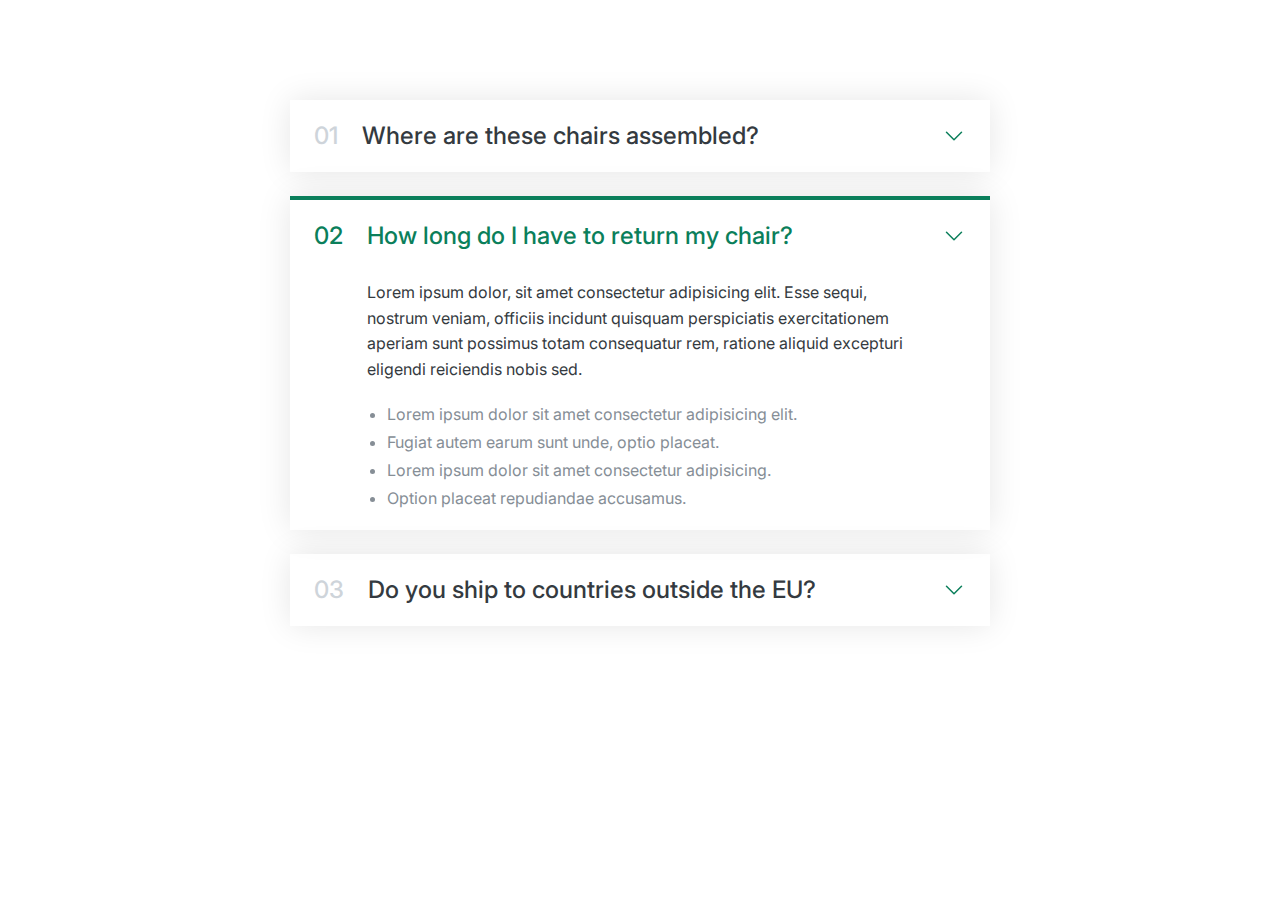
<file: 01-accordion.html>
<!DOCTYPE html>
<html lang="en">
  <head>
    <meta charset="UTF-8" />
    <meta name="viewport" content="width=device-width, initial-scale=1.0" />
    <title>Accordion Component</title>

    <link
      href="https://fonts.googleapis.com/css2?family=Inter:wght@400;500;700&display=swap"
      rel="stylesheet"
    />

    <style>
      /*
SPACING SYSTEM (px)
2 / 4 / 8 / 12 / 16 / 24 / 32 / 48 / 64 / 80 / 96 / 128

FONT SIZE SYSTEM (px)
10 / 12 / 14 / 16 / 18 / 20 / 24 / 30 / 36 / 44 / 52 / 62 / 74 / 86 / 98
*/

      * {
        margin: 0;
        padding: 0;
        box-sizing: border-box;
      }

      body {
        font-family: "Inter", sans-serif;
        color: #343a40;
        line-height: 1;
      }

      .accordion {
        width: 700px;
        margin: 100px auto;

        display: flex;
        flex-direction: column;
        gap: 24px;
      }

      .item {
        box-shadow: 0 0 32px rgba(0, 0, 0, 0.1);
        padding: 24px;

        display: grid;
        grid-template-columns: auto 1fr auto;
        column-gap: 24px;
        row-gap: 32px;
        align-items: center;
      }

      .number,
      .text {
        font-size: 24px;
        font-weight: 500;
        /* color: #0b7f5b; */
      }

      .number {
        color: #ced4da;
      }

      .icon {
        width: 24px;
        height: 24px;
        stroke: #0b7f5b;
      }

      .hidden-box {
        grid-column: 2;

        display: none;
      }

      .hidden-box p {
        line-height: 1.6;
        margin-bottom: 24px;
      }

      .hidden-box ul {
        color: #868e96;
        margin-left: 20px;

        display: flex;
        flex-direction: column;
        gap: 12px;
      }

      .open {
        border-top: 4px solid #0b7f5b;
      }

      .open .hidden-box {
        display: block;
      }

      .open .number,
      .open .text {
        color: #0b7f5b;
      }
    </style>
  </head>
  <body>
    <div class="accordion">
      <div class="item">
        <p class="number">01</p>
        <p class="text">Where are these chairs assembled?</p>
        <svg
          xmlns="http://www.w3.org/2000/svg"
          fill="none"
          viewBox="0 0 24 24"
          stroke-width="1.5"
          stroke="currentColor"
          class="icon"
        >
          <path
            stroke-linecap="round"
            stroke-linejoin="round"
            d="M19.5 8.25l-7.5 7.5-7.5-7.5"
          />
        </svg>

        <div class="hidden-box">
          <p>
            Lorem ipsum dolor, sit amet consectetur adipisicing elit. Esse
            sequi, nostrum veniam, officiis incidunt quisquam perspiciatis
            exercitationem aperiam sunt possimus totam consequatur rem, ratione
            aliquid excepturi eligendi reiciendis nobis sed.
          </p>
          <ul>
            <li>Lorem ipsum dolor sit amet consectetur adipisicing elit.</li>
            <li>Fugiat autem earum sunt unde, optio placeat.</li>
            <li>Lorem ipsum dolor sit amet consectetur adipisicing.</li>
            <li>Option placeat repudiandae accusamus.</li>
          </ul>
        </div>
      </div>

      <!-- second container -->

      <div class="item open">
        <p class="number">02</p>
        <p class="text">How long do I have to return my chair?</p>
        <svg
          xmlns="http://www.w3.org/2000/svg"
          fill="none"
          viewBox="0 0 24 24"
          stroke-width="1.5"
          stroke="currentColor"
          class="icon"
        >
          <path
            stroke-linecap="round"
            stroke-linejoin="round"
            d="M19.5 8.25l-7.5 7.5-7.5-7.5"
          />
        </svg>

        <div class="hidden-box">
          <p>
            Lorem ipsum dolor, sit amet consectetur adipisicing elit. Esse
            sequi, nostrum veniam, officiis incidunt quisquam perspiciatis
            exercitationem aperiam sunt possimus totam consequatur rem, ratione
            aliquid excepturi eligendi reiciendis nobis sed.
          </p>
          <ul>
            <li>Lorem ipsum dolor sit amet consectetur adipisicing elit.</li>
            <li>Fugiat autem earum sunt unde, optio placeat.</li>
            <li>Lorem ipsum dolor sit amet consectetur adipisicing.</li>
            <li>Option placeat repudiandae accusamus.</li>
          </ul>
        </div>
      </div>

      <!-- thrird container -->

      <div class="item">
        <p class="number">03</p>
        <p class="text">Do you ship to countries outside the EU?</p>
        <svg
          xmlns="http://www.w3.org/2000/svg"
          fill="none"
          viewBox="0 0 24 24"
          stroke-width="1.5"
          stroke="currentColor"
          class="icon"
        >
          <path
            stroke-linecap="round"
            stroke-linejoin="round"
            d="M19.5 8.25l-7.5 7.5-7.5-7.5"
          />
        </svg>

        <div class="hidden-box">
          <p>
            Lorem ipsum dolor, sit amet consectetur adipisicing elit. Esse
            sequi, nostrum veniam, officiis incidunt quisquam perspiciatis
            exercitationem aperiam sunt possimus totam consequatur rem, ratione
            aliquid excepturi eligendi reiciendis nobis sed.
          </p>
          <ul>
            <li>Lorem ipsum dolor sit amet consectetur adipisicing elit.</li>
            <li>Fugiat autem earum sunt unde, optio placeat.</li>
            <li>Lorem ipsum dolor sit amet consectetur adipisicing.</li>
            <li>Option placeat repudiandae accusamus.</li>
          </ul>
        </div>
      </div>
    </div>
  </body>
</html>
</file>
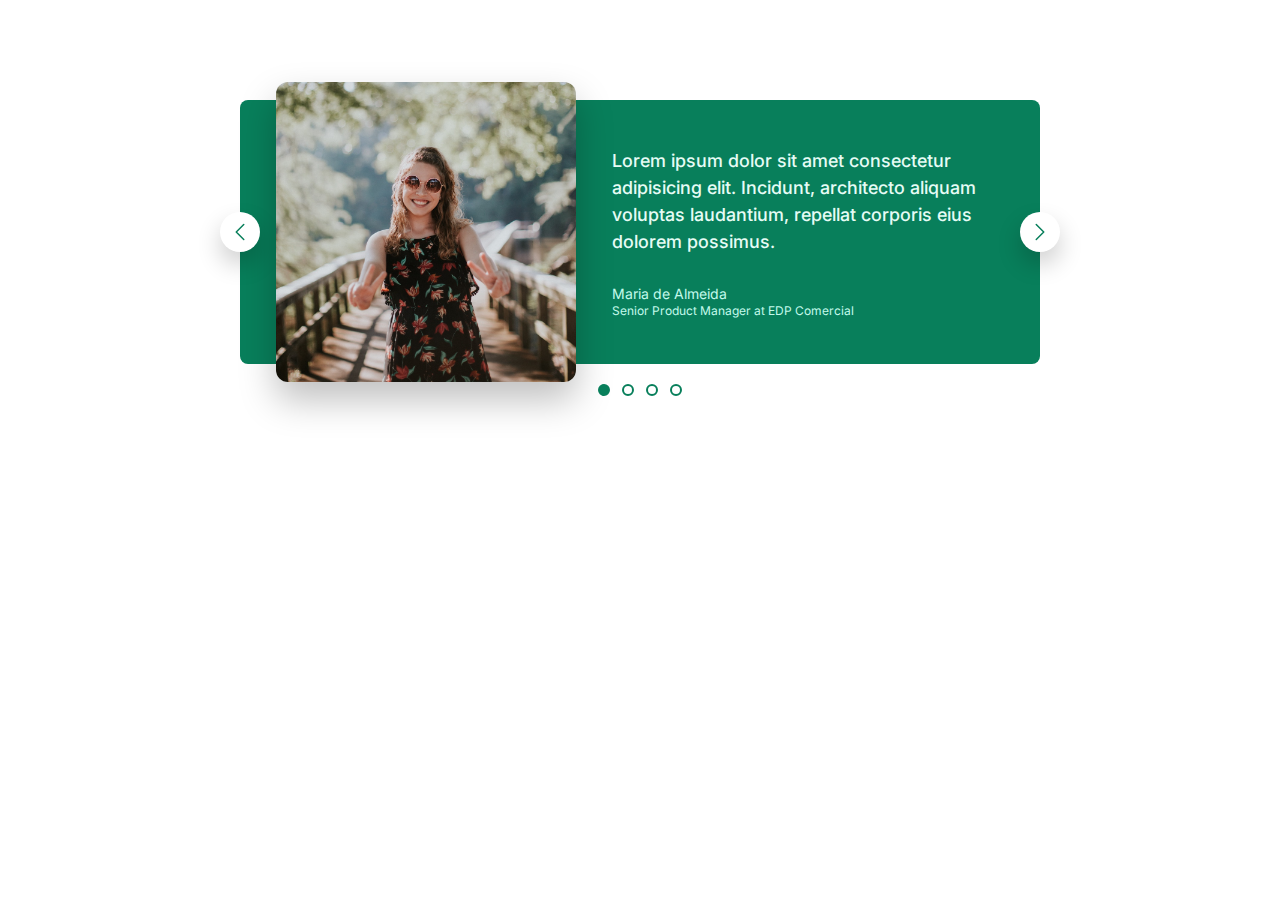
<file: 02-carousel.html>
<!DOCTYPE html>
<html lang="en">
  <head>
    <meta charset="UTF-8" />
    <meta name="viewport" content="width=device-width, initial-scale=1.0" />
    <title>Accordion Component</title>

    <link
      href="https://fonts.googleapis.com/css2?family=Inter:wght@400;500;700&display=swap"
      rel="stylesheet"
    />

    <style>
      /*
      SPACING SYSTEM (px)
      2 / 4 / 8 / 12 / 16 / 24 / 32 / 48 / 64 / 80 / 96 / 128

      FONT SIZE SYSTEM (px)
      10 / 12 / 14 / 16 / 18 / 20 / 24 / 30 / 36 / 44 / 52 / 62 / 74 / 86 / 98
      */

      * {
        margin: 0;
        padding: 0;
        box-sizing: border-box;
      }

      body {
        font-family: "Inter", sans-serif;
        color: #343a40;
        line-height: 1;
      }

      .carousel {
        width: 800px;
        margin: 100px auto;
        background-color: #087f5b;
        /* padding: 32px;
        padding-left: 86px;
        padding-right: 48px; */
        padding: 32px 48px 32px 86px;
        border-radius: 8px;
        position: relative;

        display: flex;
        align-items: center;
        gap: 86px;
      }

      img {
        height: 200px;
        border-radius: 8px;
        transform: scale(1.5);
        box-shadow: 0 12px 24px rgba(0, 0, 0, 0.25);
      }

      .testimonial-text {
        font-size: 18px;
        font-weight: 500;
        line-height: 1.5;
        margin-bottom: 32px;
        color: #e6fcf5;
      }

      .testimonial-author {
        font-size: 14px;
        margin-bottom: 4px;
        color: #c3faeb;
      }

      .testimonial-job {
        font-size: 12px;
        color: #c3faeb;
      }

      /* CONTROLS */

      .btn {
        background-color: #fff;
        border: none;
        height: 40px;
        width: 40px;
        border-radius: 50%;
        position: absolute;
        box-shadow: 0 12px 24px rgba(0, 0, 0, 0.2);
        cursor: pointer;

        display: flex;
        align-items: center;
        justify-content: center;
      }

      .btn-icon {
        height: 24px;
        width: 24px;
        stroke: #087f5b;
      }

      .btn--left {
        left: 0;
        top: 50%;
        transform: translate(-50%, -50%);
      }

      .btn--right {
        right: 0;
        top: 50%;
        transform: translate(50%, -50%);
      }

      .dots {
        position: absolute;
        left: 50%;
        bottom: 0;
        transform: translate(-50%, 32px);

        display: flex;
        gap: 12px;
      }

      .dot {
        height: 12px;
        width: 12px;
        background-color: #fff;
        border: 2px solid #087f5b;
        border-radius: 50px;
        cursor: pointer;
      }

      .dot--fill {
        background-color: #087f5b;
      }
    </style>
  </head>
  <body>
    <div class="carousel">
      <img src="maria.jpg" alt="Maria de Almeida" />
      <blockquote class="testimonial">
        <p class="testimonial-text">
          Lorem ipsum dolor sit amet consectetur adipisicing elit. Incidunt,
          architecto aliquam voluptas laudantium, repellat corporis eius dolorem
          possimus.
        </p>
        <p class="testimonial-author">Maria de Almeida</p>
        <p class="testimonial-job">Senior Product Manager at EDP Comercial</p>
      </blockquote>

      <button class="btn btn--left">
        <svg
          xmlns="http://www.w3.org/2000/svg"
          fill="none"
          viewBox="0 0 24 24"
          stroke-width="1.5"
          stroke="currentColor"
          class="btn-icon"
        >
          <path
            stroke-linecap="round"
            stroke-linejoin="round"
            d="M15.75 19.5L8.25 12l7.5-7.5"
          />
        </svg>
      </button>
      <button class="btn btn--right">
        <svg
          xmlns="http://www.w3.org/2000/svg"
          fill="none"
          viewBox="0 0 24 24"
          stroke-width="1.5"
          stroke="currentColor"
          class="btn-icon"
        >
          <path
            stroke-linecap="round"
            stroke-linejoin="round"
            d="M8.25 4.5l7.5 7.5-7.5 7.5"
          />
        </svg>
      </button>
      <div class="dots">
        <button class="dot dot--fill">&nbsp;</button>
        <button class="dot">&nbsp;</button>
        <button class="dot">&nbsp;</button>
        <button class="dot">&nbsp;</button>
      </div>
    </div>
  </body>
</html>
</file>
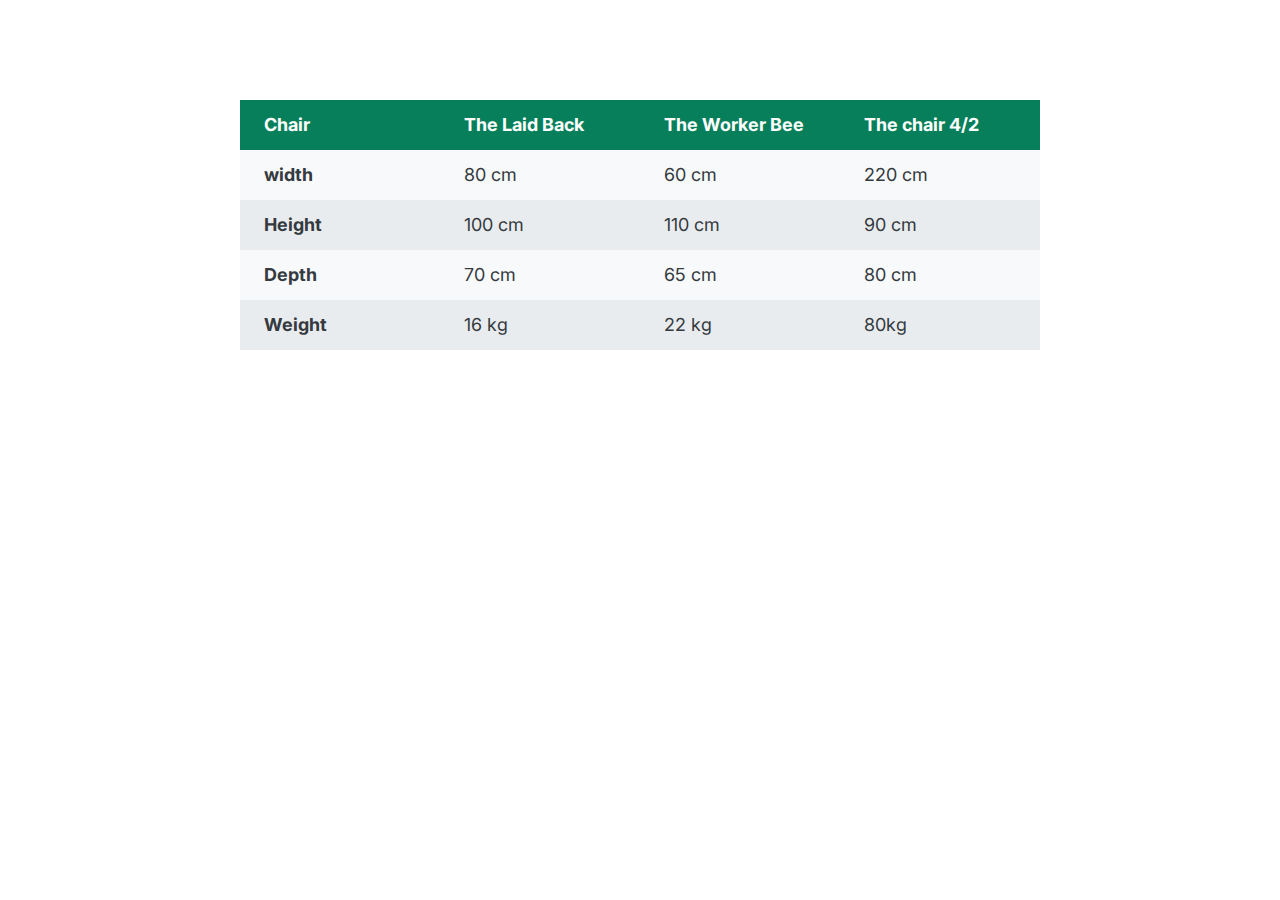
<file: 03-table.html>
<!DOCTYPE html>
<html lang="en">
  <head>
    <meta charset="UTF-8" />
    <meta name="viewport" content="width=device-width, initial-scale=1.0" />
    <title>Accordion Component</title>

    <link
      href="https://fonts.googleapis.com/css2?family=Inter:wght@400;500;700&display=swap"
      rel="stylesheet"
    />

    <style>
      /*
SPACING SYSTEM (px)
2 / 4 / 8 / 12 / 16 / 24 / 32 / 48 / 64 / 80 / 96 / 128

FONT SIZE SYSTEM (px)
10 / 12 / 14 / 16 / 18 / 20 / 24 / 30 / 36 / 44 / 52 / 62 / 74 / 86 / 98
*/

      * {
        margin: 0;
        padding: 0;
        box-sizing: border-box;
      }

      body {
        font-family: "Inter", sans-serif;
        color: #343a40;
        line-height: 1;

        display: flex;
        justify-content: center;
      }

      table {
        width: 800px;
        margin-top: 100px;
        font-size: 18px;
        /* border: 1px solid #343a40; */
        border-collapse: collapse;
      }

      th,
      td {
        /* border: 1px solid #343a40; */
        padding: 16px 24px;
        text-align: left;
      }

      thead tr {
        background-color: #087f5b;
        color: #fff;
      }

      thead th {
        width: 25%;
      }

      tbody tr:nth-child(odd) {
        background-color: #f8f9fa;
      }

      tbody tr:nth-child(even) {
        background-color: #e9ecef;
      }
    </style>
  </head>
  <body>
    <table>
      <thead>
        <tr>
          <th>Chair</th>
          <th>The Laid Back</th>
          <th>The Worker Bee</th>
          <th>The chair 4/2</th>
        </tr>
      </thead>
      <tbody>
        <tr>
          <th>width</th>
          <td>80 cm</td>
          <td>60 cm</td>
          <td>220 cm</td>
        </tr>
        <tr>
          <th>Height</th>
          <td>100 cm</td>
          <td>110 cm</td>
          <td>90 cm</td>
        </tr>
        <tr>
          <th>Depth</th>
          <td>70 cm</td>
          <td>65 cm</td>
          <td>80 cm</td>
        </tr>
        <tr>
          <th>Weight</th>
          <td>16 kg</td>
          <td>22 kg</td>
          <td>80kg</td>
        </tr>
      </tbody>
    </table>
  </body>
</html>
</file>
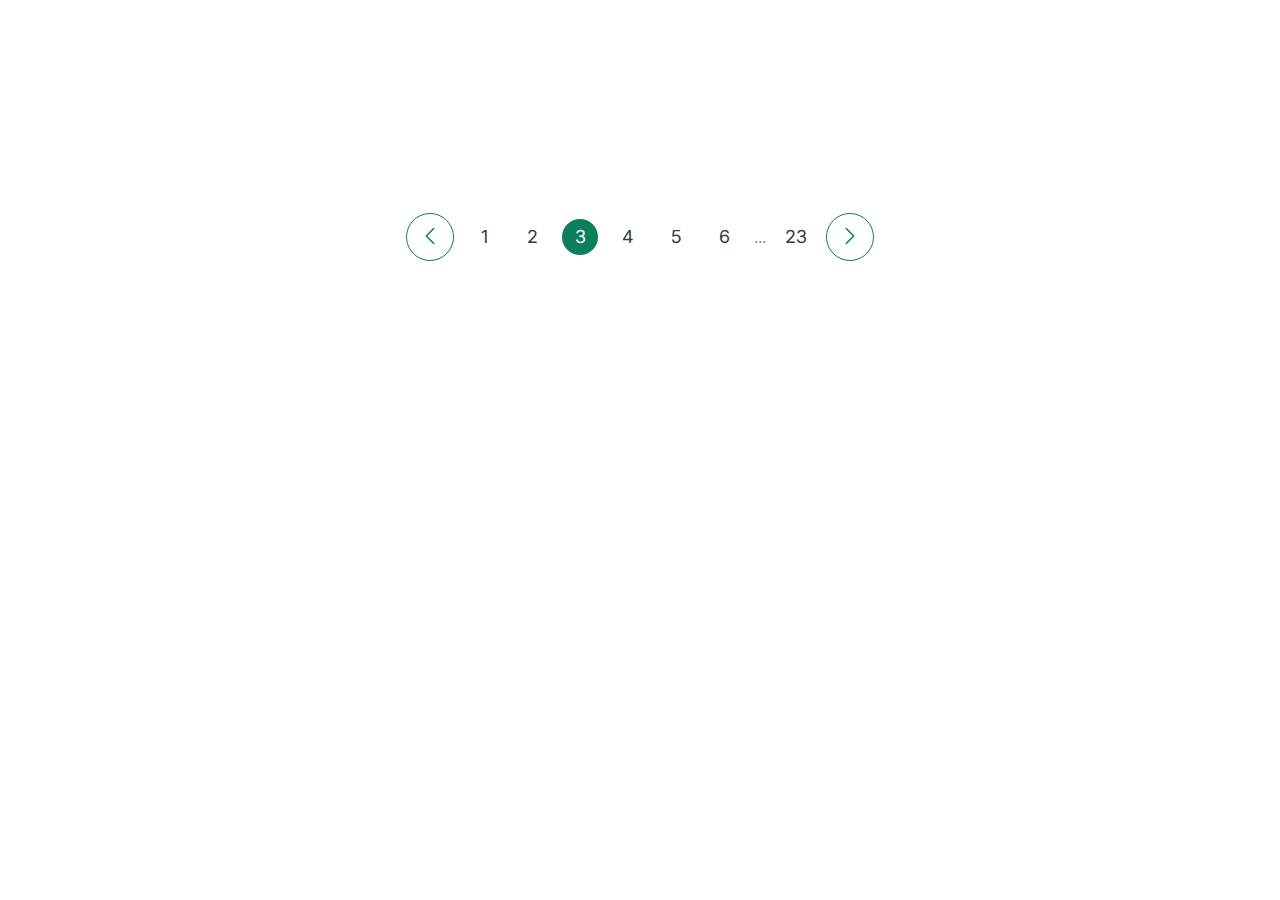
<file: 04-pagination.html>
<!DOCTYPE html>
<html lang="en">
  <head>
    <meta charset="UTF-8" />
    <meta name="viewport" content="width=device-width, initial-scale=1.0" />
    <title>Accordion Component</title>

    <link
      href="https://fonts.googleapis.com/css2?family=Inter:wght@400;500;700&display=swap"
      rel="stylesheet"
    />

    <style>
      /*
SPACING SYSTEM (px)
2 / 4 / 8 / 12 / 16 / 24 / 32 / 48 / 64 / 80 / 96 / 128

FONT SIZE SYSTEM (px)
10 / 12 / 14 / 16 / 18 / 20 / 24 / 30 / 36 / 44 / 52 / 62 / 74 / 86 / 98
*/

      * {
        margin: 0;
        padding: 0;
        box-sizing: border-box;
      }

      body {
        font-family: "Inter", sans-serif;
        color: #343a40;
        line-height: 1;

        display: flex;
        justify-content: center;
      }

      .pagination {
        margin-top: 200px;
        width: 600px;
        height: 74px;
        padding: 10px 20px;

        display: flex;
        align-items: center;
        justify-content: center;
        gap: 12px;
      }

      .page-link:link,
      .page-link:visited {
        text-decoration: none;
        color: #343a40;
        font-size: 18px;
        height: 36px;
        width: 36px;
        border-radius: 50%;
        display: flex;
        align-items: center;
        justify-content: center;
      }

      .page-link:hover,
      .a:active,
      .page-link.page-link--current {
        background-color: #0b7f5b;
        color: #fff;
      }

      /*  */

      .btn {
        background-color: #fff;
        width: 48px;
        height: 48px;
        border: 1px solid #0b7f5b;
        border-radius: 50%;
        background: none;

        cursor: pointer;
      }

      .btn-icon {
        width: 24px;
        height: 24px;
        stroke: #0b7f5b;
      }

      .btn:hover {
        background-color: #0b7f5b;
      }

      .btn:hover .btn-icon {
        stroke: #fff;
      }

      .dots {
        color: #868e96;
      }
    </style>
  </head>
  <body>
    <div class="pagination">
      <button class="btn btn-left">
        <svg
          xmlns="http://www.w3.org/2000/svg"
          fill="none"
          viewBox="0 0 24 24"
          stroke-width="1.5"
          stroke="currentColor"
          class="btn-icon"
        >
          <path
            stroke-linecap="round"
            stroke-linejoin="round"
            d="M15.75 19.5L8.25 12l7.5-7.5"
          />
        </svg>
      </button>

      <a href="#" class="page-link">1</a>
      <a href="#" class="page-link">2</a>
      <a href="#" class="page-link page-link--current">3</a>
      <a href="#" class="page-link">4</a>
      <a href="#" class="page-link">5</a>
      <a href="#" class="page-link">6</a>
      <span class="dots">...</span>
      <a href="#" class="page-link">23</a>

      <button class="btn btn-right">
        <svg
          xmlns="http://www.w3.org/2000/svg"
          fill="none"
          viewBox="0 0 24 24"
          stroke-width="1.5"
          stroke="currentColor"
          class="btn-icon"
        >
          <path
            stroke-linecap="round"
            stroke-linejoin="round"
            d="M8.25 4.5l7.5 7.5-7.5 7.5"
          />
        </svg>
      </button>
    </div>
  </body>
</html>
</file>
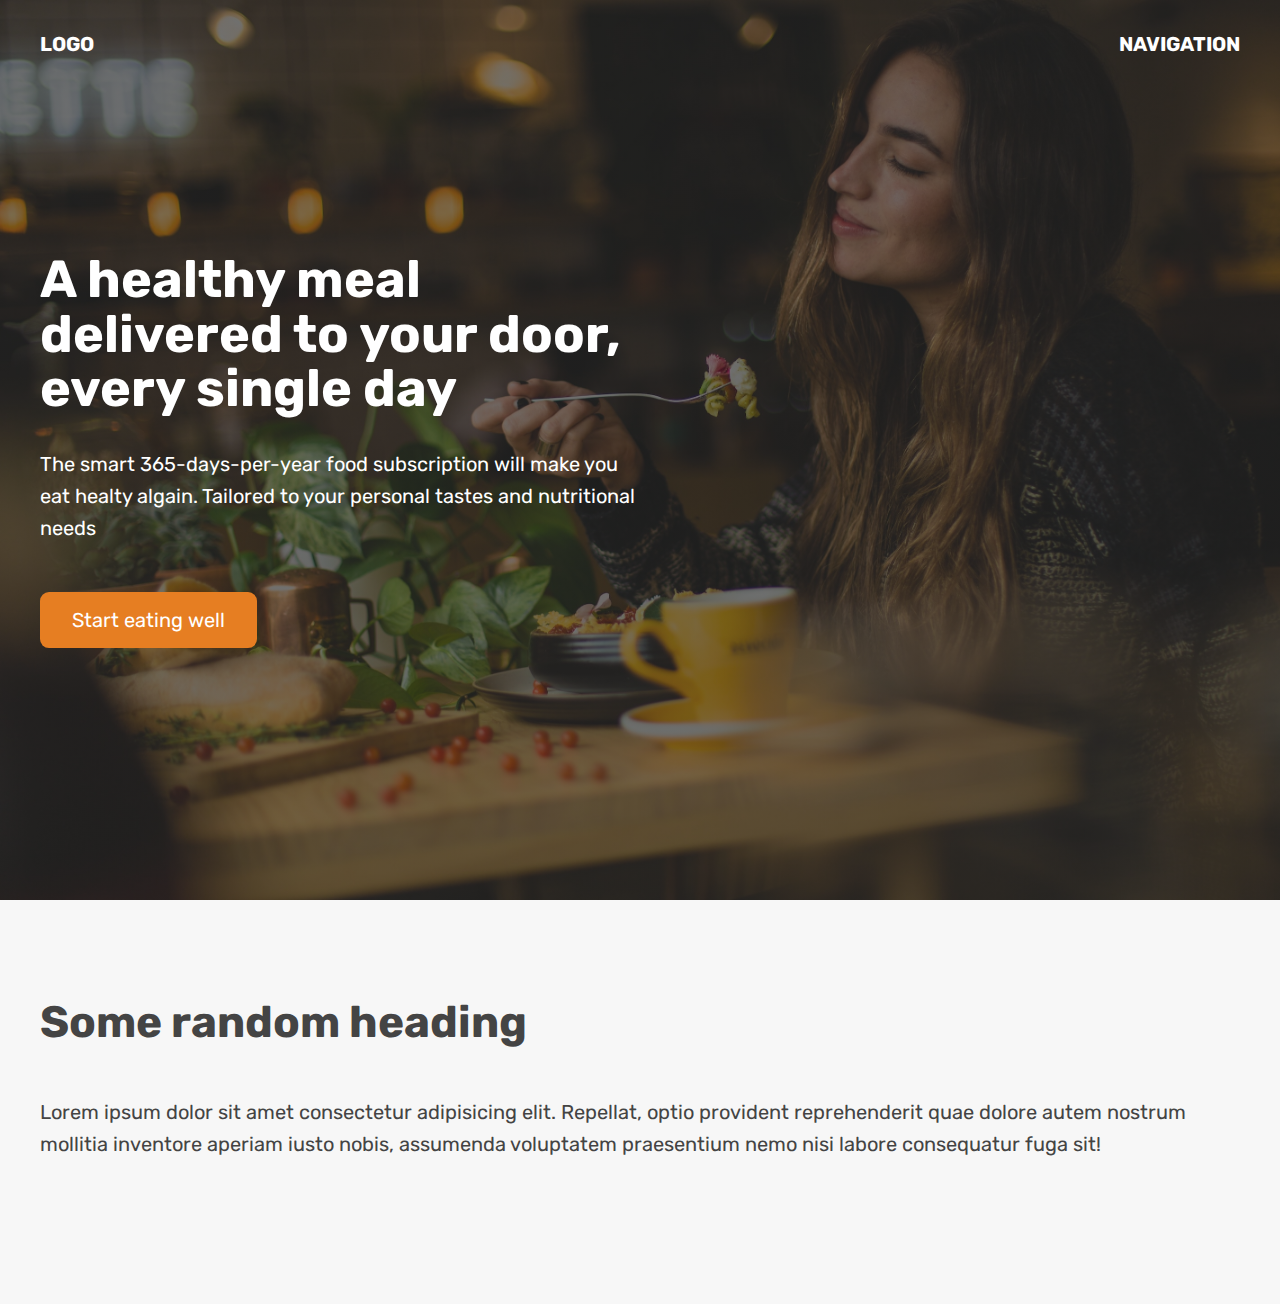
<file: 05-hero.html>
<!DOCTYPE html>
<html lang="en">
  <head>
    <meta charset="UTF-8" />
    <meta name="viewport" content="width=device-width, initial-scale=1.0" />
    <title>Omifood Hero Section</title>
    <link rel="preconnect" href="https://fonts.googleapis.com" />
    <link rel="preconnect" href="https://fonts.gstatic.com" crossorigin />
    <link
      href="https://fonts.googleapis.com/css2?family=Inter:wght@400;500;700&family=Rubik:ital,wght@0,400;0,500;1,700&display=swap"
      rel="stylesheet"
    />
    <style>
      * {
        margin: 0;
        padding: 0;
        box-sizing: border-box;
      }

      html {
        font-family: "Rubik", sans-seif;
        color: #444;
      }

      .container {
        /* to make our content to be centered */
        margin: 0 auto;
        width: 1200px;
      }

      header {
        /* background-color: orangered; */
        height: 100vh;
        position: relative;

        background-image: linear-gradient(
            rgba(34, 35, 34, 0.6),
            rgba(34, 35, 34, 0.6)
          ),
          url(hero.jpg);
        background-size: cover;
        color: #fff;
      }

      nav {
        font-size: 20px;
        font-weight: 700;
        display: flex;
        justify-content: space-between;
        padding-top: 32px;
        /* background-color: green; */
      }

      .header-container {
        width: 1200px;
        position: absolute;
        left: 50%;
        top: 50%;

        /* In relation to PARENT size */
        transform: translate(-50%, -50%);

        /* In relation to ELEMENT size */
        /* background-color: violet; */
      }

      .header-container-inner {
        width: 50%;
        /* background-color: blue; */
      }

      h1 {
        font-size: 52px;
        margin-bottom: 32px;
        line-height: 1.05;
      }

      p {
        font-size: 20px;
        line-height: 1.6;
        margin-bottom: 48px;
      }

      .btn:link,
      .btn:visited {
        font-size: 20px;
        font-weight: 600px;
        background-color: #e67e22;
        color: #fff;
        text-decoration: none;
        display: inline-block;
        padding: 16px 32px;
        border-radius: 9px;
      }

      h2 {
        font-size: 44px;
        margin-bottom: 48px;
      }

      section {
        padding: 96px 0;
        background-color: #f7f7f7;
      }
    </style>
  </head>

  <body>
    <header>
      <nav class="container">
        <div>LOGO</div>
        <div>NAVIGATION</div>
      </nav>
      <div class="header-container">
        <div class="header-container-inner">
          <h1>A healthy meal delivered to your door, every single day</h1>
          <p>
            The smart 365-days-per-year food subscription will make you eat
            healty algain. Tailored to your personal tastes and nutritional
            needs
          </p>
          <a href="#" class="btn">Start eating well</a>
        </div>
      </div>
    </header>

    <section>
      <div class="container">
        <h2>Some random heading</h2>
        <p>
          Lorem ipsum dolor sit amet consectetur adipisicing elit. Repellat,
          optio provident reprehenderit quae dolore autem nostrum mollitia
          inventore aperiam iusto nobis, assumenda voluptatem praesentium nemo
          nisi labore consequatur fuga sit!
        </p>
      </div>
    </section>
  </body>
</html>
</file>
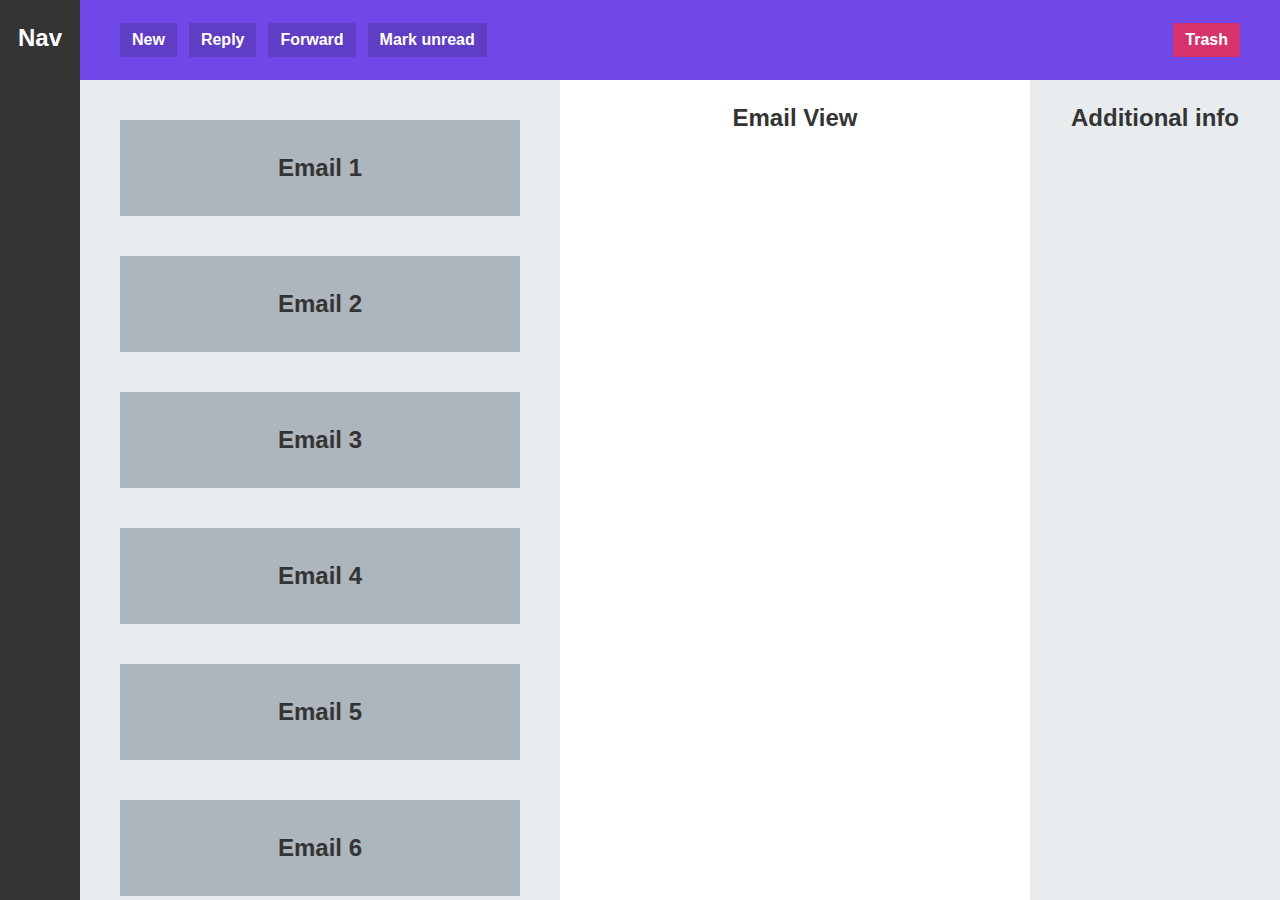
<file: 06-app-layout.html>
<!DOCTYPE html>
<html lang="en">
  <head>
    <meta charset="UTF-8" />
    <meta name="viewport" content="width=device-width, initial-scale=1.0" />
    <title>App Layout</title>
    <style>
      * {
        margin: 0;
        padding: 0;
        box-sizing: border-box;
      }

      body {
        font-family: sans-serif;
        color: #343434;
        font-size: 24px;
        height: 100vh;
        text-align: center;
        font-weight: bold;

        display: grid;
        grid-template-columns: 80px 480px 1fr 250px;
        grid-template-rows: 80px 1fr;
      }

      nav,
      section,
      main,
      aside {
        padding-top: 24px;
      }

      nav {
        background-color: #343434;
        color: #fff;
        grid-row: 1/-1;
      }

      menu {
        background-color: #7048e8;
        color: #fff;
        grid-column: 2/-1;

        display: flex;
        align-items: center;
        gap: 12px;
        padding: 0 40px;
      }

      button {
        display: inline-block;
        font-size: 16px;
        font-weight: bold;
        background-color: #5f3dc4;
        border: none;
        cursor: pointer;
        color: #fff;
        padding: 8px 12px;
      }

      button:last-child {
        background-color: #d6336c;
        margin-left: auto;
      }

      section {
        background-color: #e9ecef;
        padding: 40px;
        /* How element that don't fit into cantainer appear */
        overflow: scroll;

        display: flex;
        flex-direction: column;
        gap: 40px;
      }

      .email {
        background-color: #adb5bd;
        height: 96px;
        flex-shrink: 0;

        display: flex;
        justify-content: center;
        align-items: center;
      }

      aside {
        background-color: #e9ecef;
      }
    </style>
  </head>
  <body>
    <nav>Nav</nav>
    <menu>
      <button>New</button>
      <button>Reply</button>
      <button>Forward</button>
      <button>Mark unread</button>
      <button>Trash</button>
    </menu>
    <section>
      <div class="email">Email 1</div>
      <div class="email">Email 2</div>
      <div class="email">Email 3</div>
      <div class="email">Email 4</div>
      <div class="email">Email 5</div>
      <div class="email">Email 6</div>
      <div class="email">Email 7</div>
      <div class="email">Email 8</div>
      <div class="email">Email 9</div>
      <div class="email">Email 10</div>
    </section>
    <main>Email View</main>
    <aside>Additional info</aside>
  </body>
</html>
</file>
